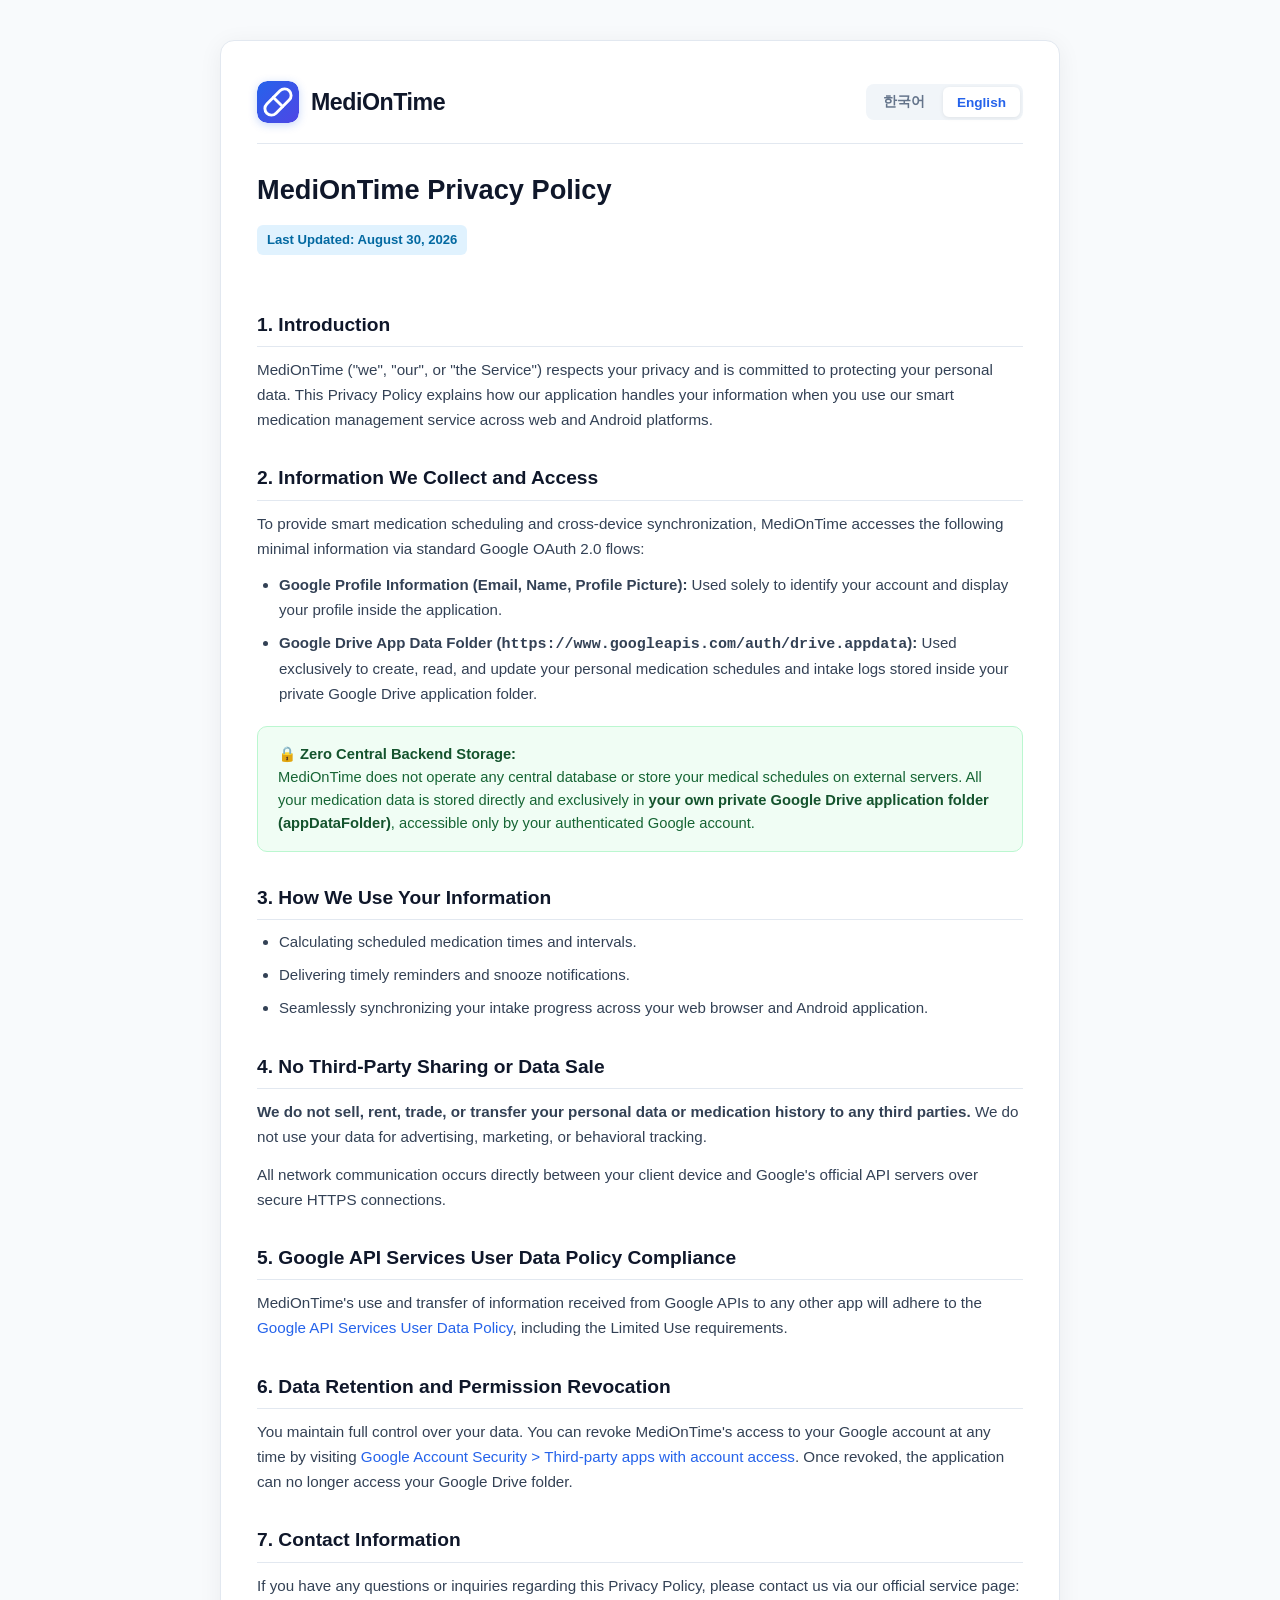
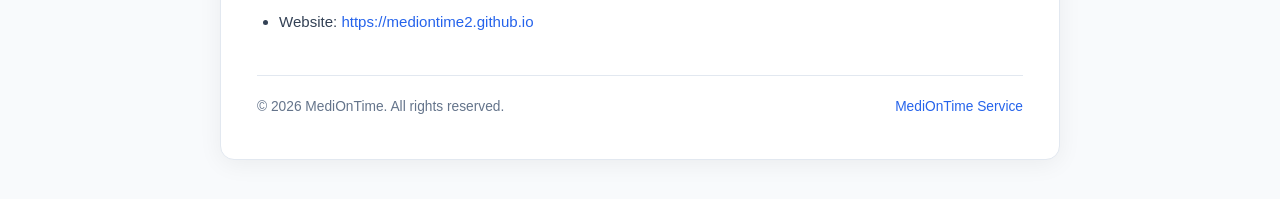
<file: privacy.html>
<!DOCTYPE html>
<html lang="ko">
<head>
  <meta charset="UTF-8">
  <meta name="viewport" content="width=device-width, initial-scale=1.0">
  <title>MediOnTime - Privacy Policy (개인정보처리방침)</title>
  <link rel="icon" type="image/svg+xml" href="/favicon.svg">
  <style>
    :root {
      --primary: #2563eb;
      --primary-hover: #1d4ed8;
      --text-main: #0f172a;
      --text-muted: #334155;
      --text-dim: #64748b;
      --bg: #f8fafc;
      --card-bg: #ffffff;
      --border: #e2e8f0;
      --radius: 14px;
    }
    * {
      box-sizing: border-box;
      margin: 0;
      padding: 0;
    }
    body {
      font-family: -apple-system, BlinkMacSystemFont, 'Pretendard', 'Segoe UI', Roboto, Helvetica, Arial, sans-serif;
      line-height: 1.65;
      color: var(--text-muted);
      background: var(--bg);
      padding: 40px 16px;
    }
    .container {
      max-width: 840px;
      margin: 0 auto;
      background: var(--card-bg);
      padding: 40px 36px;
      border-radius: var(--radius);
      box-shadow: 0 4px 24px rgba(0, 0, 0, 0.06);
      border: 1px solid var(--border);
    }
    .top-bar {
      display: flex;
      justify-content: space-between;
      align-items: center;
      flex-wrap: wrap;
      gap: 16px;
      margin-bottom: 24px;
      border-bottom: 1px solid var(--border);
      padding-bottom: 20px;
    }
    .brand-wrap {
      display: flex;
      align-items: center;
      gap: 12px;
    }
    .logo {
      width: 42px;
      height: 42px;
      border-radius: 10px;
      box-shadow: 0 2px 8px rgba(37,99,235,0.25);
    }
    .brand-title {
      font-size: 1.45rem;
      font-weight: 800;
      color: var(--text-main);
      letter-spacing: -0.02em;
    }
    .lang-switcher {
      display: flex;
      background: #f1f5f9;
      border-radius: 8px;
      padding: 3px;
      gap: 4px;
    }
    .lang-btn {
      border: none;
      background: transparent;
      padding: 6px 14px;
      border-radius: 6px;
      font-size: 0.85rem;
      font-weight: 600;
      color: var(--text-dim);
      cursor: pointer;
      transition: all 0.15s ease;
    }
    .lang-btn.active {
      background: #ffffff;
      color: var(--primary);
      box-shadow: 0 1px 4px rgba(0, 0, 0, 0.08);
    }
    .date-badge {
      display: inline-block;
      background: #e0f2fe;
      color: #0369a1;
      padding: 4px 10px;
      border-radius: 6px;
      font-size: 0.82rem;
      font-weight: 600;
      margin-bottom: 24px;
    }
    h1 {
      font-size: 1.7rem;
      font-weight: 800;
      color: var(--text-main);
      margin-bottom: 12px;
    }
    h2 {
      font-size: 1.2rem;
      font-weight: 750;
      color: var(--text-main);
      margin-top: 30px;
      margin-bottom: 10px;
      border-bottom: 1px solid var(--border);
      padding-bottom: 6px;
    }
    p {
      margin-bottom: 12px;
      font-size: 0.95rem;
    }
    ul {
      padding-left: 22px;
      margin-bottom: 16px;
    }
    li {
      margin-bottom: 8px;
      font-size: 0.94rem;
    }
    .highlight-card {
      background: #f0fdf4;
      border: 1px solid #bbf7d0;
      border-radius: 10px;
      padding: 16px 20px;
      color: #166534;
      font-size: 0.92rem;
      margin: 20px 0;
      line-height: 1.55;
    }
    .highlight-card strong {
      color: #14532d;
    }
    .footer {
      margin-top: 40px;
      padding-top: 20px;
      border-top: 1px solid var(--border);
      font-size: 0.86rem;
      color: var(--text-dim);
      display: flex;
      justify-content: space-between;
      align-items: center;
      flex-wrap: wrap;
      gap: 10px;
    }
    a {
      color: var(--primary);
      text-decoration: none;
    }
    a:hover {
      text-decoration: underline;
    }
    .lang-section {
      display: none;
    }
    .lang-section.active {
      display: block;
    }
  </style>
</head>
<body>
  <div class="container">
    <div class="top-bar">
      <div class="brand-wrap">
        <img src="/favicon.svg" alt="MediOnTime Logo" class="logo">
        <span class="brand-title">MediOnTime</span>
      </div>
      <div class="lang-switcher">
        <button id="btnKo" class="lang-btn active" onclick="setLanguage('ko')">한국어</button>
        <button id="btnEn" class="lang-btn" onclick="setLanguage('en')">English</button>
      </div>
    </div>

    <!-- ============================================================== -->
    <!-- KOREAN SECTION                                                 -->
    <!-- ============================================================== -->
    <div id="sectionKo" class="lang-section active">
      <h1>MediOnTime 개인정보처리방침</h1>
      <div class="date-badge">최종 수정일: 2026년 8월 30일</div>

      <h2>1. 개요</h2>
      <p>MediOnTime(이하 "서비스")은 이용자의 개인정보 및 프라이버시를 매우 중요하게 생각하며, 관련 법령 및 Google API 서비스 사용자 데이터 정책을 철저히 준수합니다. 본 방침은 서비스 이용 과정에서 어떠한 정보가 사용되고 어떻게 안전하게 보호되는지 설명합니다.</p>

      <h2>2. 수집 및 사용하는 정보 항목</h2>
      <p>본 서비스는 스마트 복약 알림 및 사용자 데이터 동기화를 위해 Google OAuth 2.0 표준 인증을 사용하며, 다음의 최소 정보에만 접근합니다:</p>
      <ul>
        <li><strong>Google 계정 기본 프로필 정보 (이메일 주소, 이름, 프로필 사진):</strong> 사용자의 본인 식별 및 서비스 화면 내 프로필 표시에만 사용됩니다.</li>
        <li><strong>Google Drive 비공개 앱 데이터 폴더 (drive.appdata 권한):</strong> 사용자가 직접 등록한 약품명, 복약 시간표, 복약 체크 기록 파일(JSON)을 사용자 본인의 Google Drive 비공개 공간에 생성, 읽기, 업데이트하는 용도로만 사용됩니다.</li>
      </ul>

      <div class="highlight-card">
        🔒 <strong>중앙 서버 부재 및 프라이버시 원칙:</strong><br>
        MediOnTime은 사용자의 복약 데이터를 저장하는 자체 데이터베이스나 중앙 서버를 일체 운영하지 않습니다. 모든 복약 데이터는 <strong>사용자 본인의 개인 Google Drive 비공개 앱 폴더(appDataFolder)에만 안전하게 저장</strong>되며, 개발자를 포함한 그 누구도 접근할 수 없습니다.
      </div>

      <h2>3. 정보의 이용 목적</h2>
      <ul>
        <li>약품별 복약 시간 및 주기 계산</li>
        <li>정시 복약 및 스누즈 알림 제공</li>
        <li>웹 브라우저와 안드로이드 앱 간의 실시간 복약 현황 동기화</li>
      </ul>

      <h2>4. 제3자 제공 및 데이터 판매 금지</h2>
      <p>MediOnTime은 <strong>사용자의 개인정보나 복약 기록을 제3자에게 판매, 임대, 공유하거나 마케팅/광고 등의 상업적 목적으로 일체 사용하지 않습니다.</strong></p>
      <p>모든 데이터 송수신은 사용자의 기기와 Google API 서버 간에만 HTTPS 암호화 프로토콜을 통해 직접 수행됩니다.</p>

      <h2>5. Google API 서비스 사용자 데이터 정책 준수</h2>
      <p>MediOnTime의 Google API 사용 및 Google 계정 정보 활용은 <a href="https://developers.google.com/terms/api-services-user-data-policy" target="_blank" rel="noopener noreferrer">Google API 서비스 사용자 데이터 정책</a>(제한된 사용 요구사항 포함)을 엄격히 준수합니다.</p>

      <h2>6. 데이터 파기 및 접근 권한 철회</h2>
      <p>이용자는 언제든지 본인의 Google 계정 설정(<a href="https://myaccount.google.com/permissions" target="_blank" rel="noopener noreferrer">Google 계정 관리 > 보안 > 타사 앱 연결</a>)에서 MediOnTime에 대한 액세스 권한을 즉시 취소할 수 있습니다. 권한을 취소하면 서비스의 데이터 접근이 즉시 차단됩니다.</p>

      <h2>7. 문의처</h2>
      <p>서비스 및 개인정보 처리에 관한 문의사항이나 의견이 있으신 경우 아래 공식 웹사이트를 통해 문의해 주시기 바랍니다.</p>
      <ul>
        <li>서비스 홈페이지: <a href="https://mediontime2.github.io">https://mediontime2.github.io</a></li>
      </ul>
    </div>

    <!-- ============================================================== -->
    <!-- ENGLISH SECTION                                                -->
    <!-- ============================================================== -->
    <div id="sectionEn" class="lang-section">
      <h1>MediOnTime Privacy Policy</h1>
      <div class="date-badge">Last Updated: August 30, 2026</div>

      <h2>1. Introduction</h2>
      <p>MediOnTime ("we", "our", or "the Service") respects your privacy and is committed to protecting your personal data. This Privacy Policy explains how our application handles your information when you use our smart medication management service across web and Android platforms.</p>

      <h2>2. Information We Collect and Access</h2>
      <p>To provide smart medication scheduling and cross-device synchronization, MediOnTime accesses the following minimal information via standard Google OAuth 2.0 flows:</p>
      <ul>
        <li><strong>Google Profile Information (Email, Name, Profile Picture):</strong> Used solely to identify your account and display your profile inside the application.</li>
        <li><strong>Google Drive App Data Folder (<code>https://www.googleapis.com/auth/drive.appdata</code>):</strong> Used exclusively to create, read, and update your personal medication schedules and intake logs stored inside your private Google Drive application folder.</li>
      </ul>

      <div class="highlight-card">
        🔒 <strong>Zero Central Backend Storage:</strong><br>
        MediOnTime does not operate any central database or store your medical schedules on external servers. All your medication data is stored directly and exclusively in <strong>your own private Google Drive application folder (appDataFolder)</strong>, accessible only by your authenticated Google account.
      </div>

      <h2>3. How We Use Your Information</h2>
      <ul>
        <li>Calculating scheduled medication times and intervals.</li>
        <li>Delivering timely reminders and snooze notifications.</li>
        <li>Seamlessly synchronizing your intake progress across your web browser and Android application.</li>
      </ul>

      <h2>4. No Third-Party Sharing or Data Sale</h2>
      <p><strong>We do not sell, rent, trade, or transfer your personal data or medication history to any third parties.</strong> We do not use your data for advertising, marketing, or behavioral tracking.</p>
      <p>All network communication occurs directly between your client device and Google's official API servers over secure HTTPS connections.</p>

      <h2>5. Google API Services User Data Policy Compliance</h2>
      <p>MediOnTime's use and transfer of information received from Google APIs to any other app will adhere to the <a href="https://developers.google.com/terms/api-services-user-data-policy" target="_blank" rel="noopener noreferrer">Google API Services User Data Policy</a>, including the Limited Use requirements.</p>

      <h2>6. Data Retention and Permission Revocation</h2>
      <p>You maintain full control over your data. You can revoke MediOnTime's access to your Google account at any time by visiting <a href="https://myaccount.google.com/permissions" target="_blank" rel="noopener noreferrer">Google Account Security > Third-party apps with account access</a>. Once revoked, the application can no longer access your Google Drive folder.</p>

      <h2>7. Contact Information</h2>
      <p>If you have any questions or inquiries regarding this Privacy Policy, please contact us via our official service page:</p>
      <ul>
        <li>Website: <a href="https://mediontime2.github.io">https://mediontime2.github.io</a></li>
      </ul>
    </div>

    <div class="footer">
      <div>&copy; 2026 MediOnTime. All rights reserved.</div>
      <div><a href="https://mediontime2.github.io">MediOnTime Service</a></div>
    </div>
  </div>

  <script>
    function setLanguage(lang) {
      const sectionKo = document.getElementById('sectionKo');
      const sectionEn = document.getElementById('sectionEn');
      const btnKo = document.getElementById('btnKo');
      const btnEn = document.getElementById('btnEn');

      if (lang === 'en') {
        sectionKo.classList.remove('active');
        sectionEn.classList.add('active');
        btnKo.classList.remove('active');
        btnEn.classList.add('active');
        document.documentElement.lang = 'en';
      } else {
        sectionEn.classList.remove('active');
        sectionKo.classList.add('active');
        btnEn.classList.remove('active');
        btnKo.classList.add('active');
        document.documentElement.lang = 'ko';
      }
    }

    // Auto-detect browser language
    const userLang = navigator.language || navigator.userLanguage || 'ko';
    if (!userLang.startsWith('ko')) {
      setLanguage('en');
    }
  </script>
</body>
</html>
</file>
